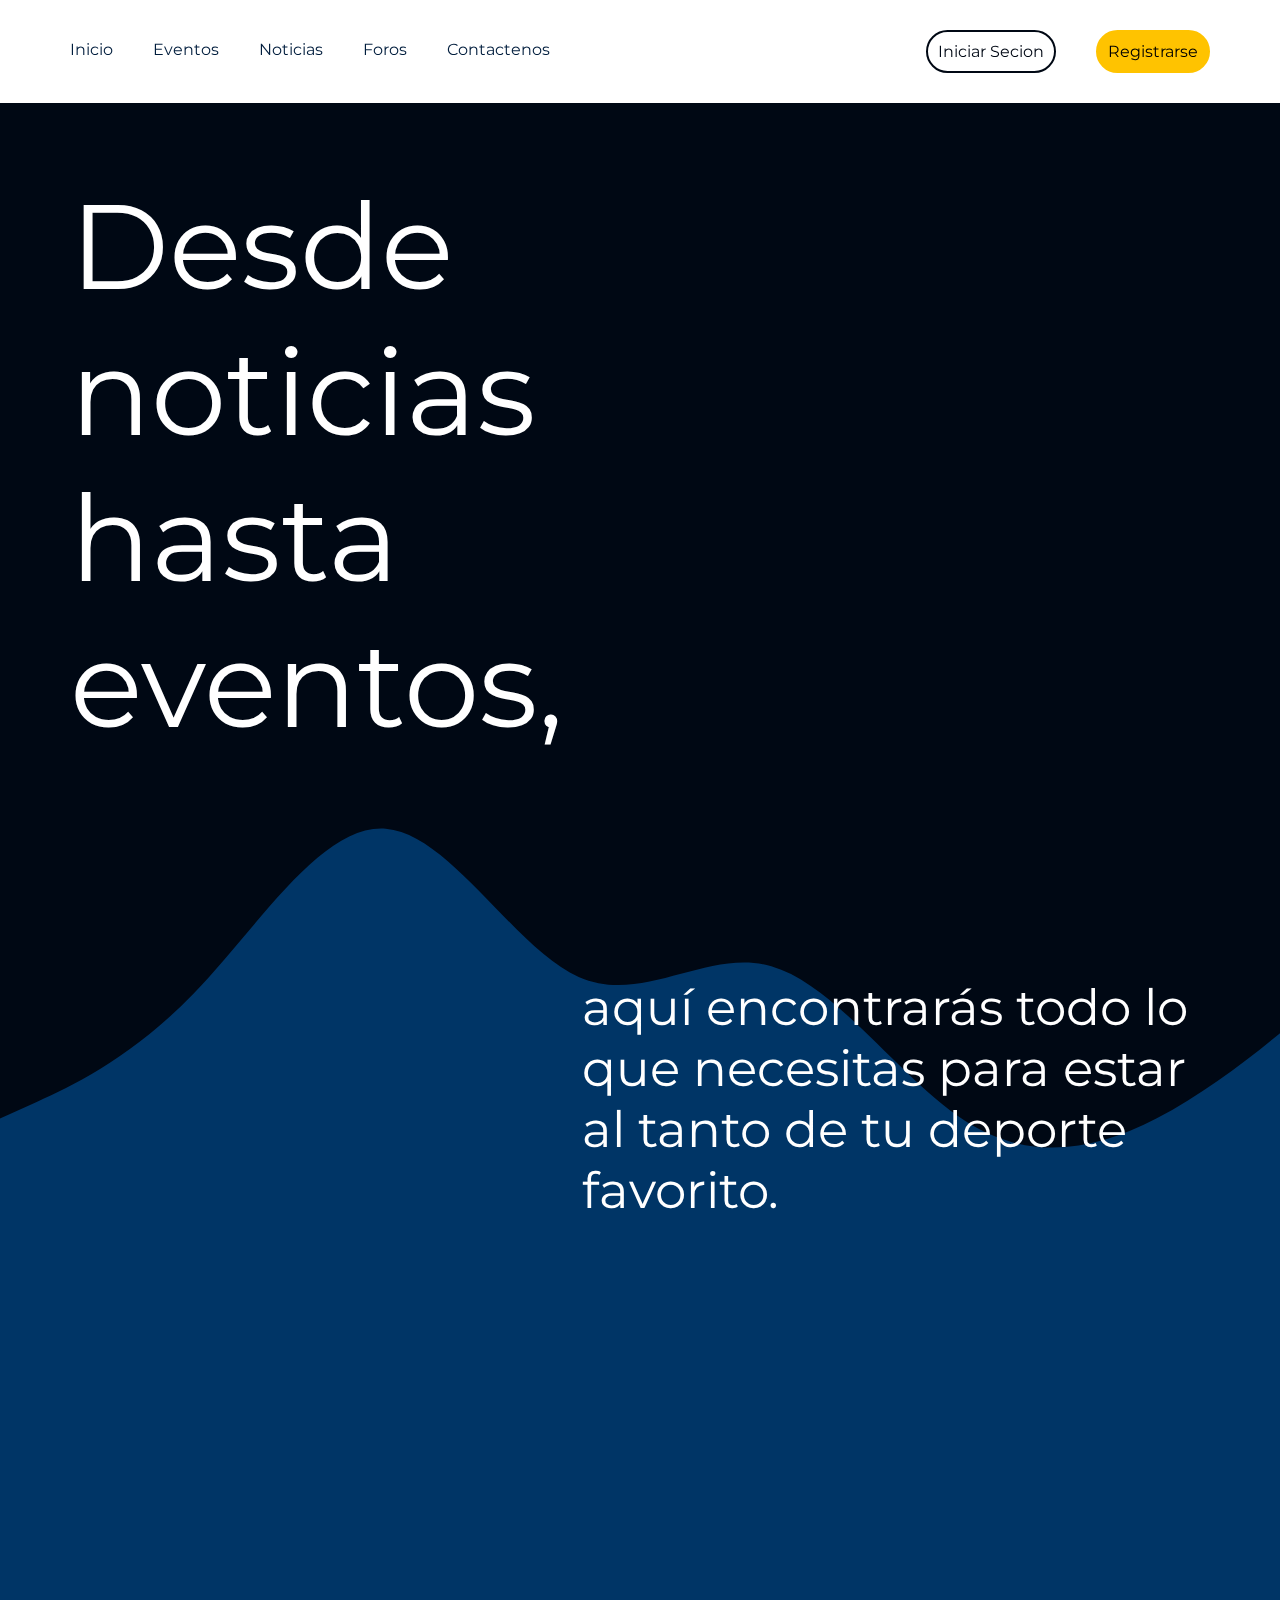
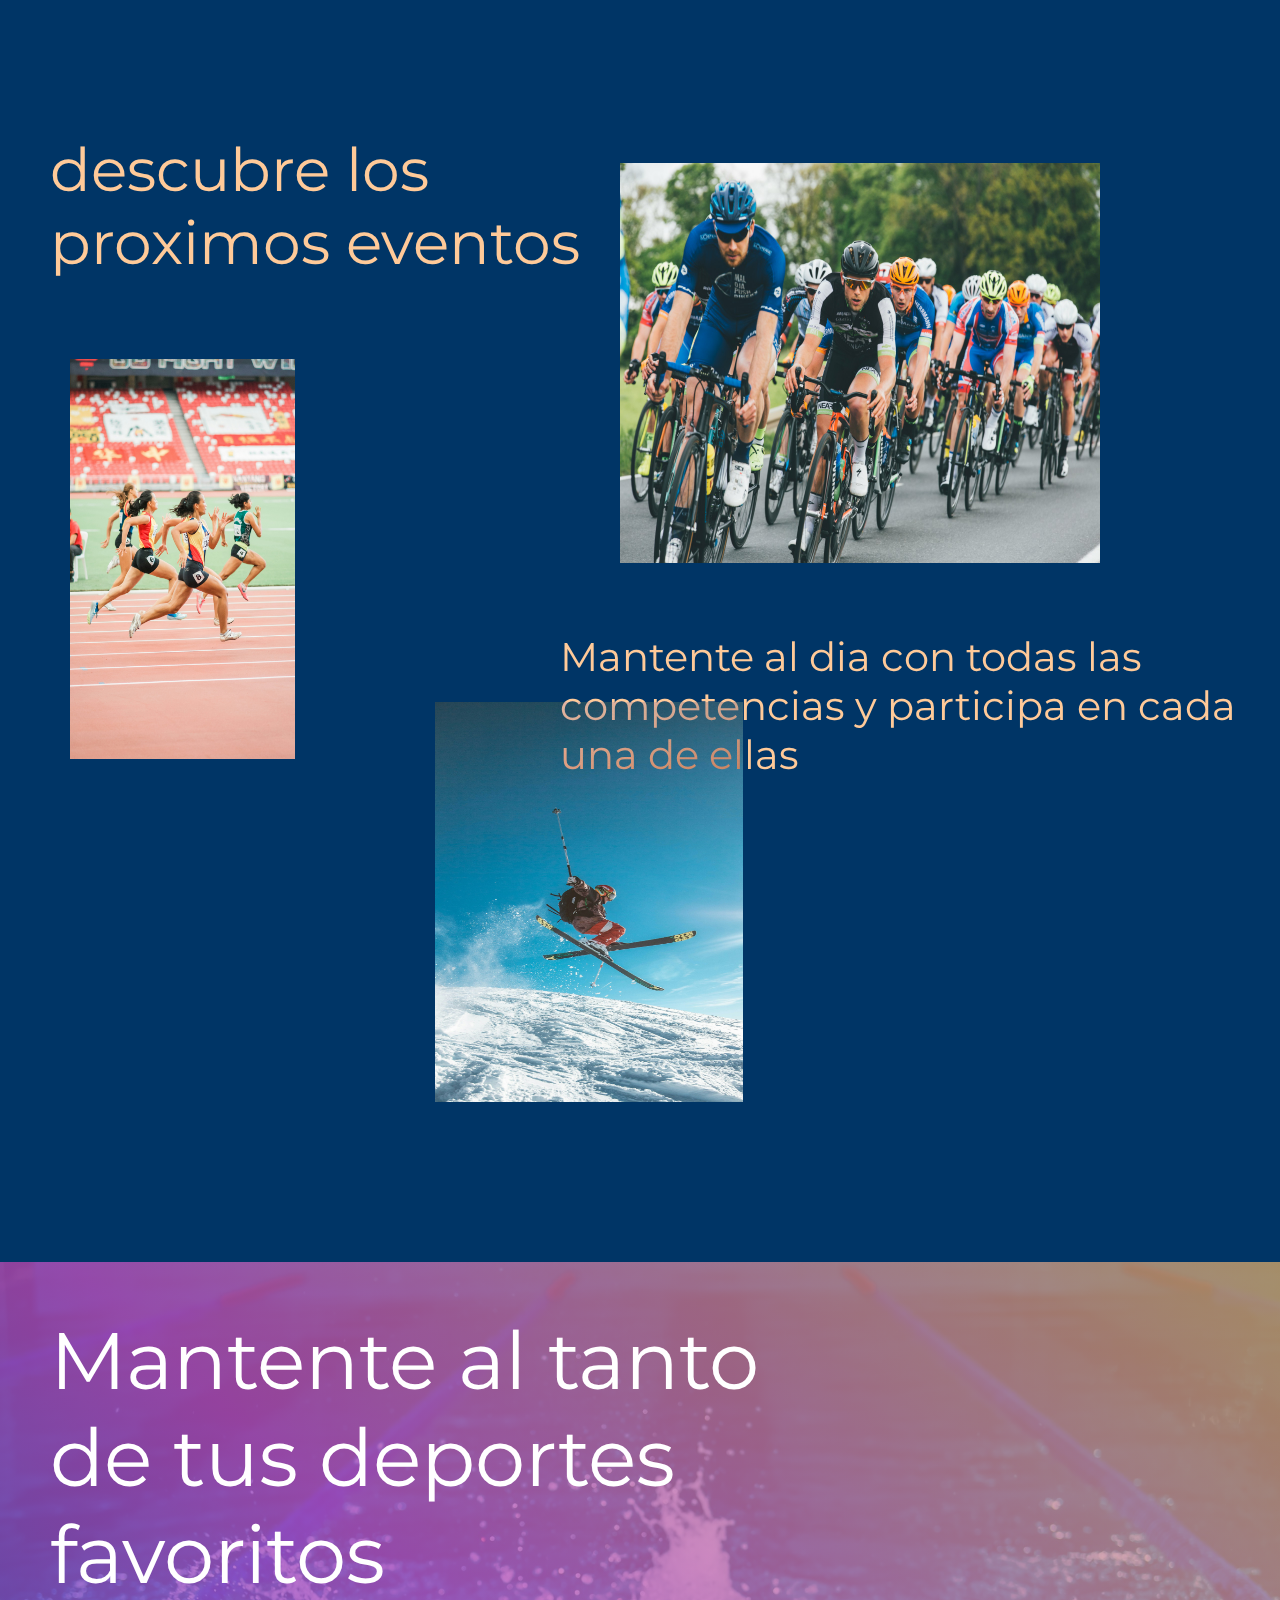
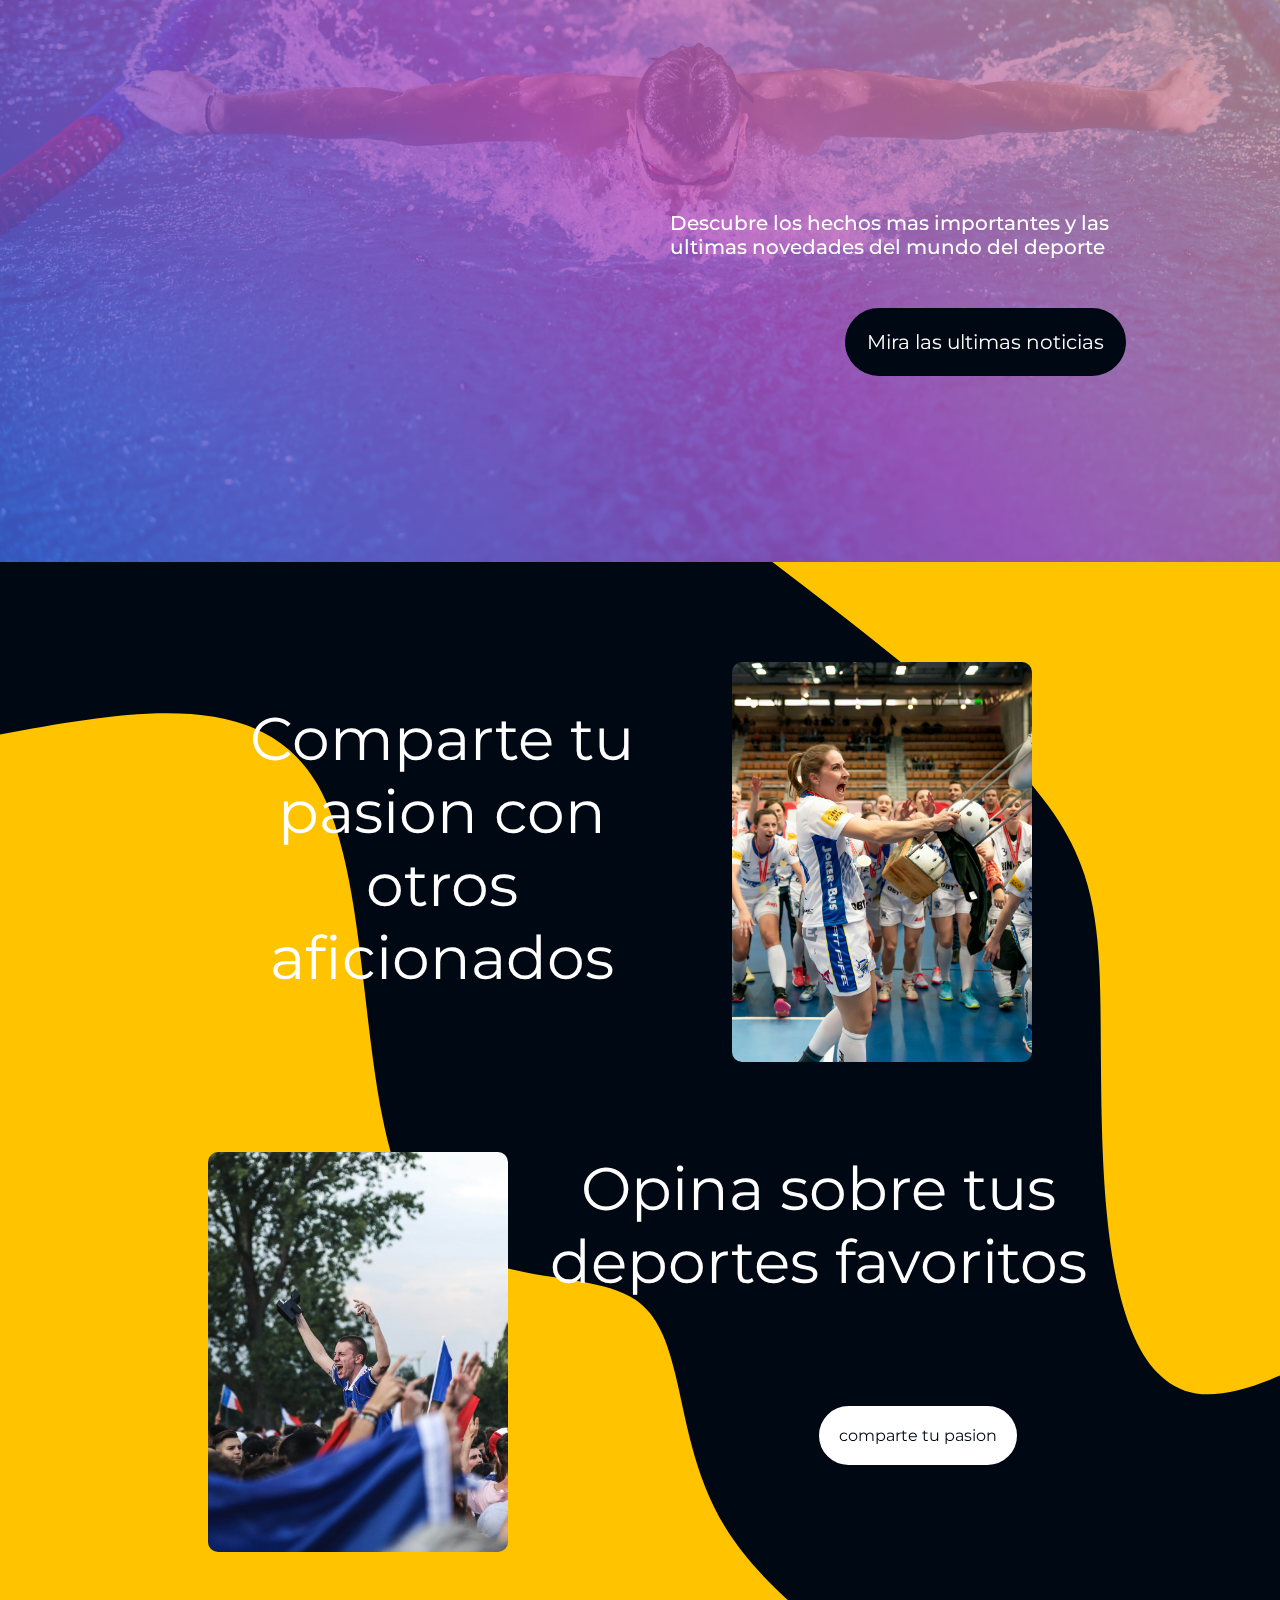
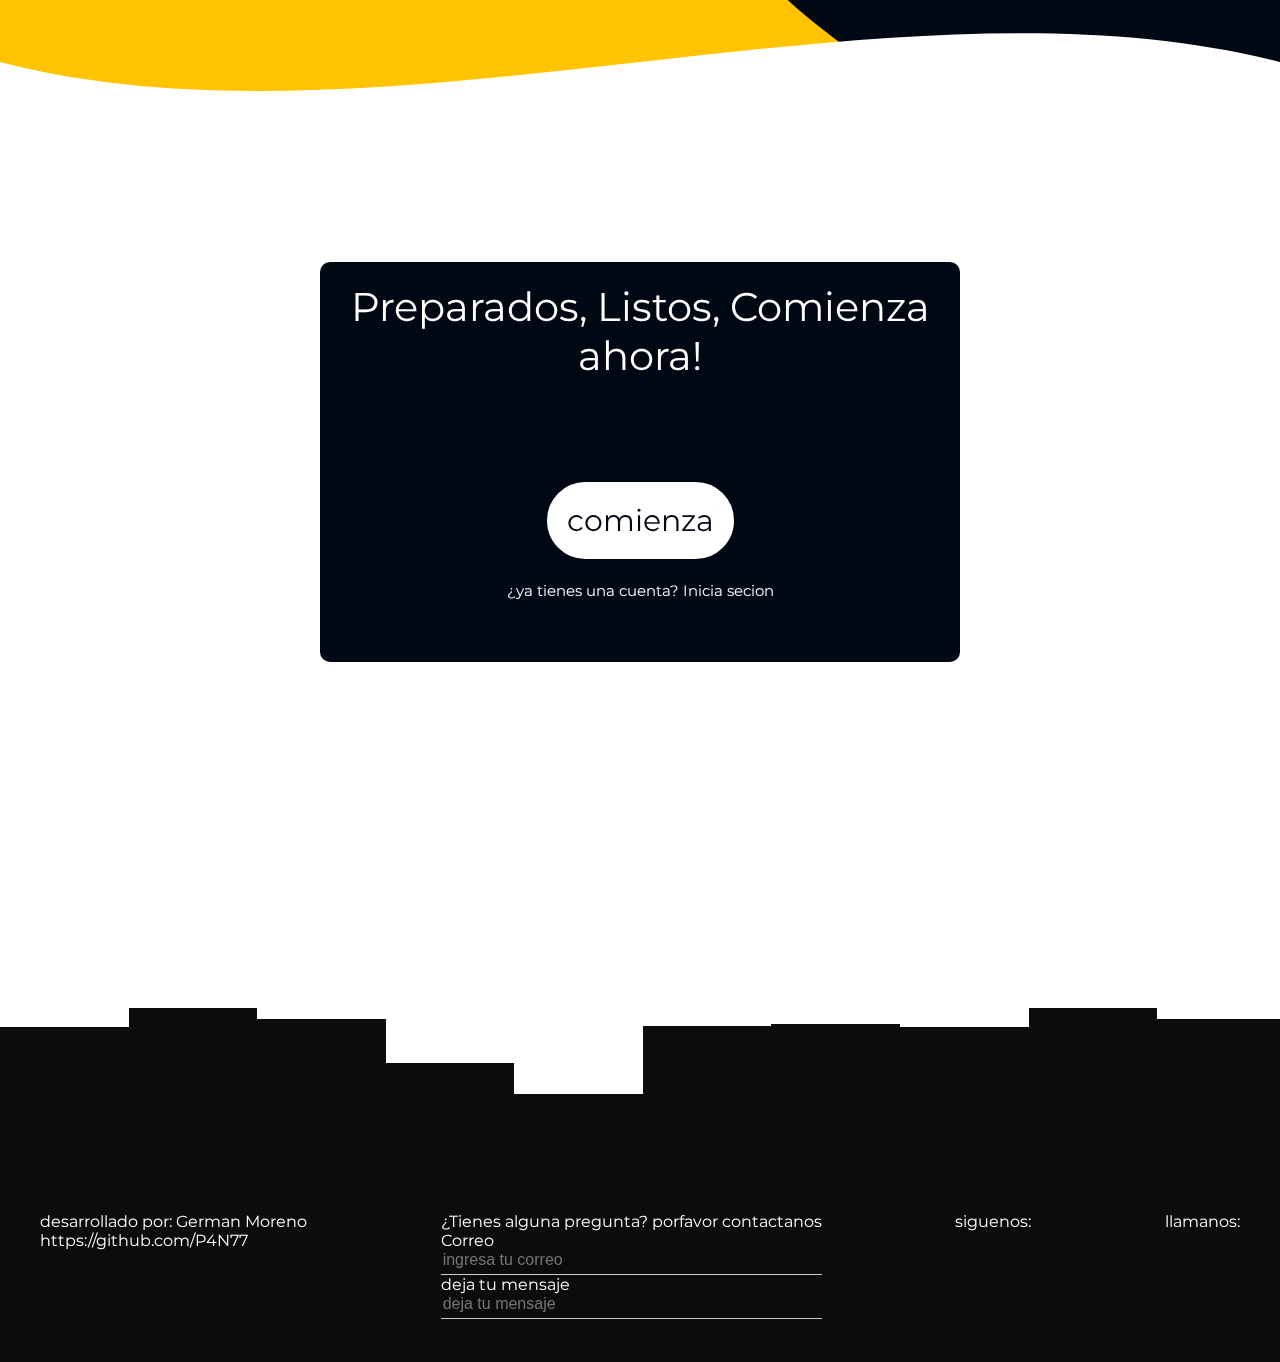
<file: index.html>
<!DOCTYPE html>
<html lang="en">

<head>
  <meta charset="UTF-8">
  <meta name="viewport" content="width=device-width, initial-scale=1.0">
  <link rel="stylesheet" href="/estilo.css">
  <title>Document</title>
</head>

<body>
  <!--encabezado-->
  <header class="encabezado">
    <nav>
      <ul>
        <div class="header_1">
          <li>
            <a class="navbar" href="index.html">Inicio</a>
          </li>
          <li>
            <a class="navbar" href="#eventos">Eventos</a>
          </li>
          <li>
            <a class="navbar" href="#noticias">Noticias</a>
          </li>
          <li>
            <a class="navbar" href="#foros">Foros</a>
          </li>
          <li>
            <a class="navbar" href="#footer">Contactenos</a>
          </li>
        </div>
        <div class="header_2">
          <li>
            <div class="boton_inicio">
              <a class="boton_inicio_rd" href="">Iniciar Secion</a>
            </div>
          </li>
          <li>
            <div class="boton_registro">Registrarse</div>
          </li>
        </div>
      </ul>
    </nav>
  </header>

  <section class="seccion_1">
    <div class="fondo_header">
      <p class="texto_seccion_1_1">Desde noticias hasta eventos, </p>
      <p class="texto_seccion_1_2">aquí encontrarás todo lo que necesitas para estar al tanto de tu deporte favorito.
      </p>
    </div>
  </section>

  <section id="eventos" class="seccion_2">
    <p class="texto_seccion_2_1"> descubre los proximos eventos</p>
    <div class="imagen_1">
      <img class="img1" src="/assets/images/imagen1.jpg" alt="">
    </div>
    <div class="imagen_2">
      <img class="img2" src="/assets/images/imagen2.jpg" alt="">
    </div>
    <p class="texto_seccion2_2">Mantente al dia con todas las competencias y participa en cada una de ellas</p>
    <div class="imagen_3">
      <img class="img3" src="/assets/images/imagen3.jpg" alt="">
    </div>
  </section>

  <section id="noticias" class="seccion_3">
    <div class="efecto_fondo">
      <p class="texto_seccion3_1">Mantente al tanto de tus deportes favoritos</p>
      <p class="texto_seccion3_2">Descubre los hechos mas importantes y las ultimas novedades del mundo del deporte</p>
      <br>
      <div class="boton_seccion_3">Mira las ultimas noticias</div>
    </div>


  </section>

  <section id="foros" class="seccion_4">
    <div class="seccion4_1">
      <p class="texto_seccion4_1">Comparte tu pasion con otros aficionados</p>
      <div class="imagen_seccion_4_1"></div>
    </div>
    <div class="seccion4_2">
      <p class="texto_seccion4_2">Opina sobre tus deportes favoritos</p>
      <div class="boton_seccion_4_2">comparte tu pasion</div>
      <div class="imagen_seccion_4_2"></div>
    </div>
  </section>
  <div class="wave" style="height: 150px; overflow: hidden;"><svg viewBox="0 0 500 150" preserveAspectRatio="none"
      style="height: 100%; width: 100%;">
      <path d="M0.00,50.10 C150.00,150.33 349.20,-50.10 500.00,50.10 L500.00,150.33 L0.00,150.33 Z"
        style="stroke: none; fill: white;"></path>
    </svg></div>
  <section class="seccion_5">
    <div class="iniciar">
      <p>Preparados, Listos, Comienza ahora!</p>
      <div class="boton_seccion5">comienza</div>
      <p class="inicia_secion">¿ya tienes una cuenta? Inicia secion</p>
    </div>
  </section>

  <footer id="footer" class="pie_pagina">
    <div class="info_footer">
      <div class="datos_dev">
        <p>desarrollado por: German Moreno</p>
        <p>https://github.com/P4N77</p>
      </div>

      <div class="info_contacto">
        <p>¿Tienes alguna pregunta? porfavor contactanos</p>
        <label for="email">Correo</label>
        <input class="correo" type="text" placeholder="ingresa tu correo"><br>
        <label for="mensaje">deja tu mensaje</label>
        <input class="mensaje" type="text" placeholder="deja tu mensaje">
      </div>

      <div class="redes">
        <p>siguenos:</p>
      </div>

      <div class="tel">
        <p>llamanos:</p>
      </div>



    </div>
  </footer>
</body>

</html>
</file>
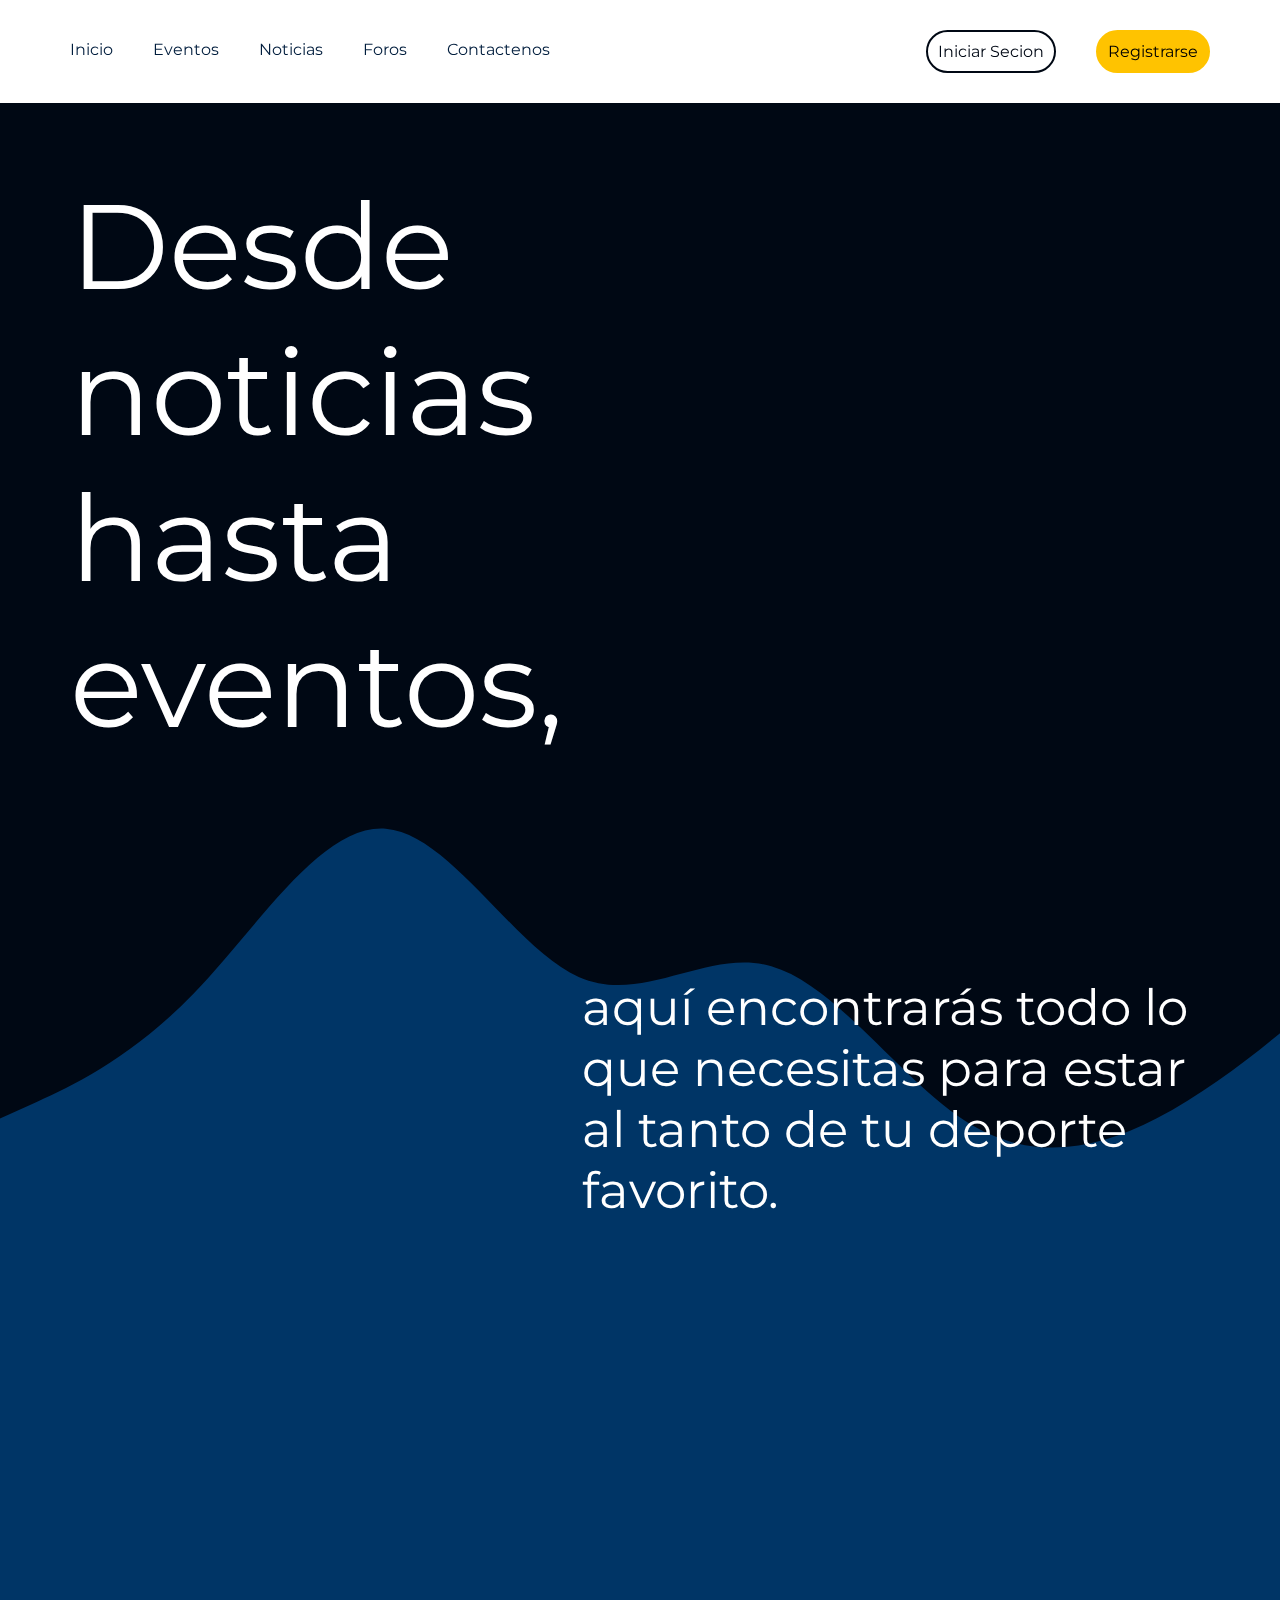
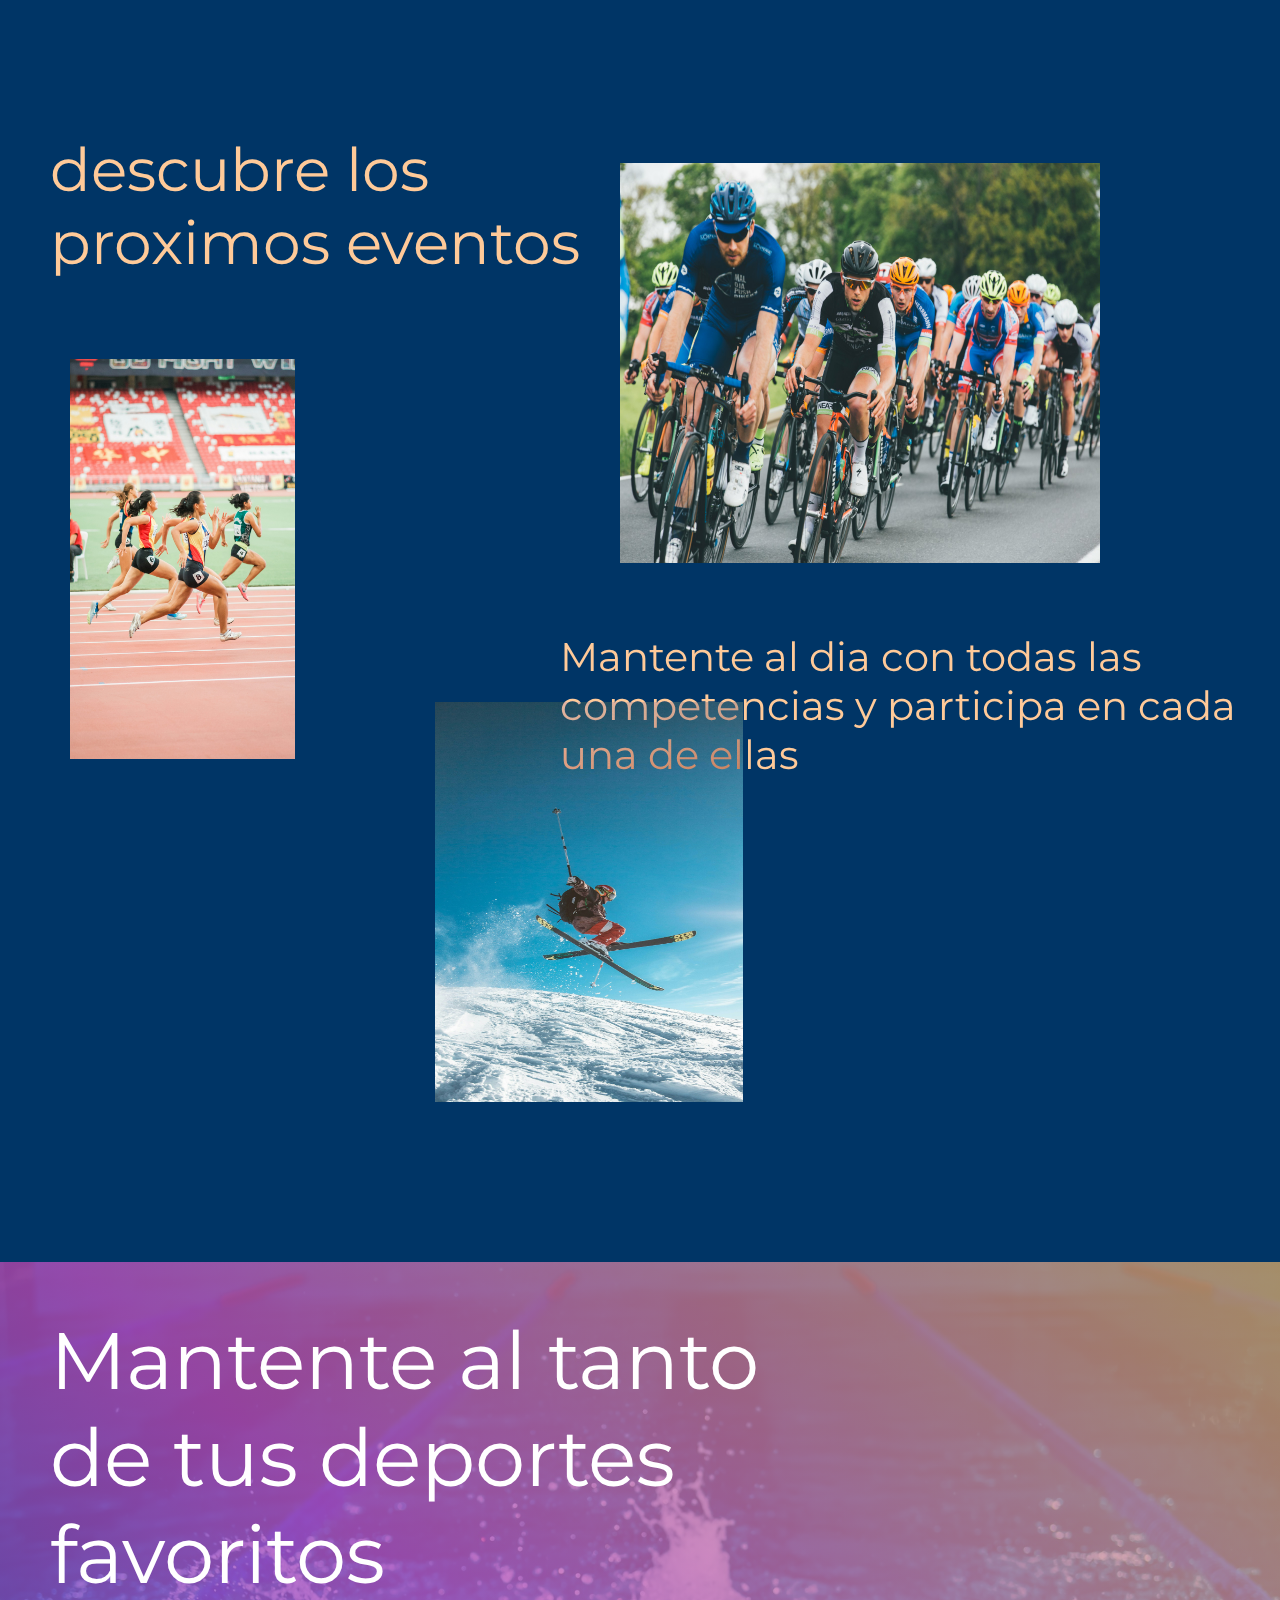
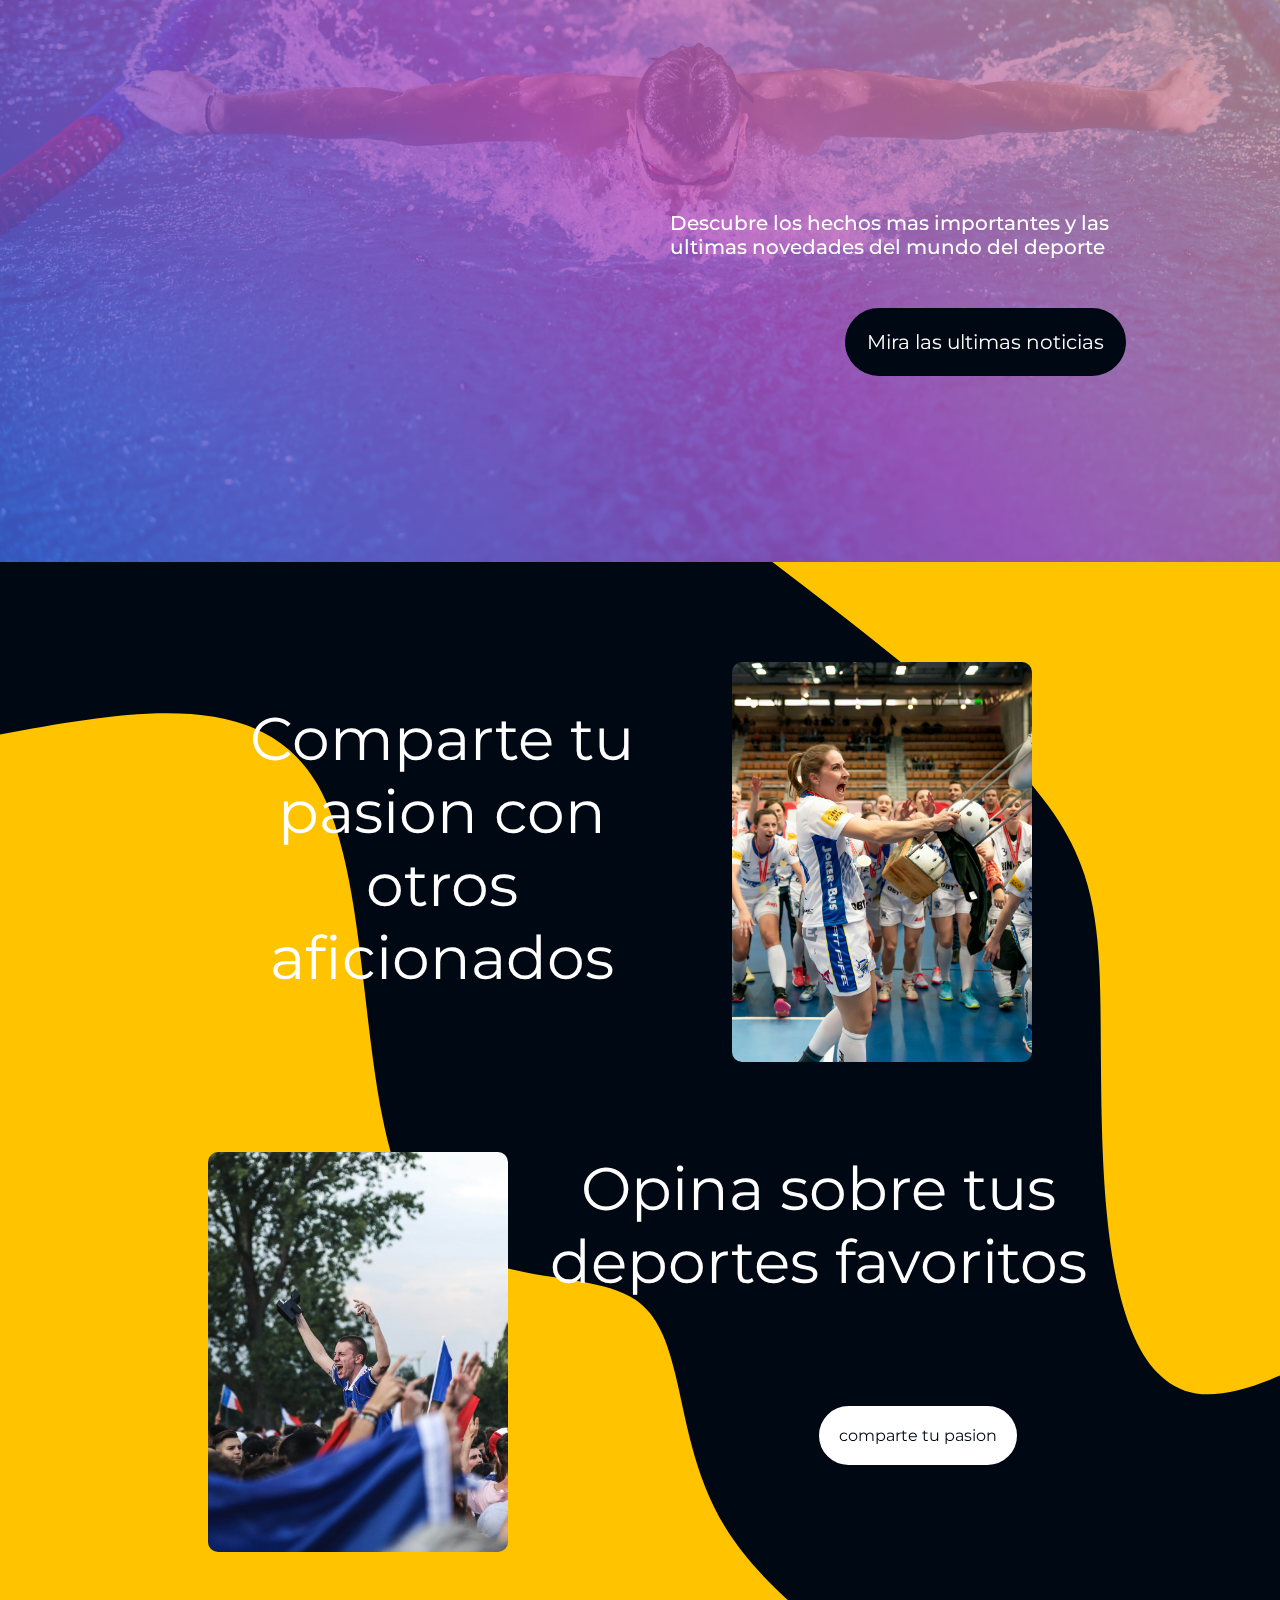
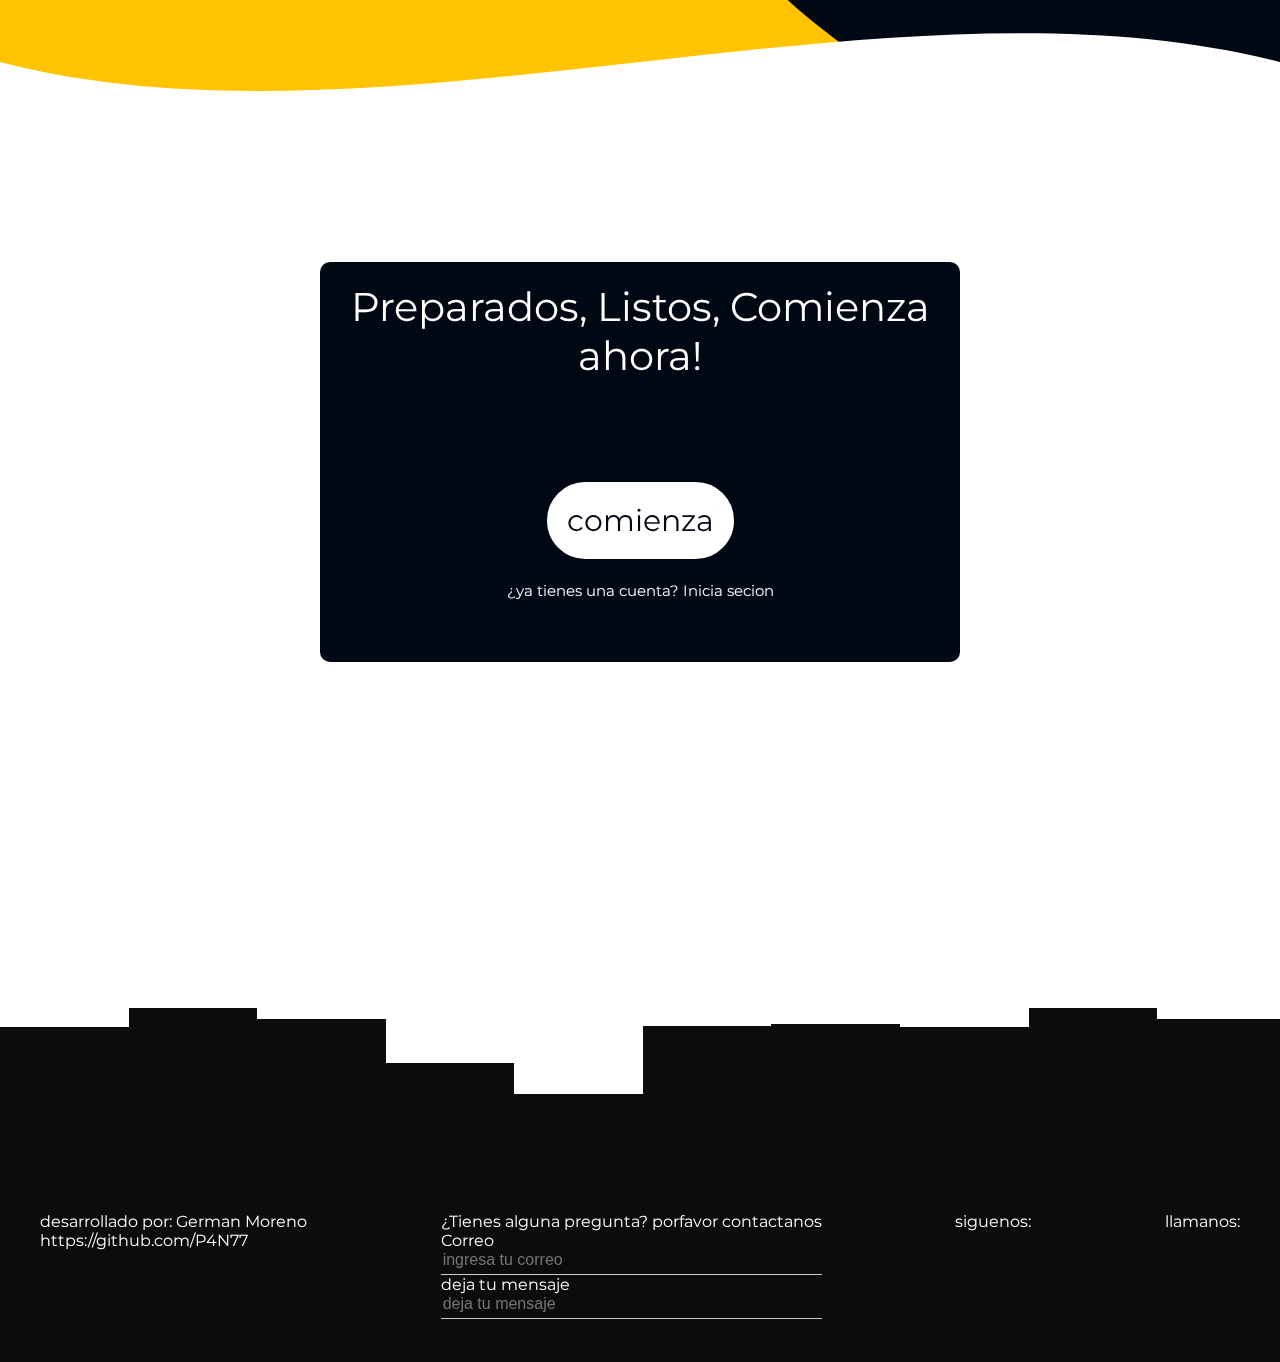
<file: pages/index.html>
<!DOCTYPE html>
<html lang="en">

<head>
  <meta charset="UTF-8">
  <meta name="viewport" content="width=device-width, initial-scale=1.0">
  <link rel="stylesheet" href="/styles/estilo.css">
  <title>Document</title>
</head>

<body>
  <!--encabezado-->
  <header class="encabezado">
    <nav>
      <ul>
        <div class="header_1">
          <li>
            <a class="navbar" href="index.html">Inicio</a>
          </li>
          <li>
            <a class="navbar" href="#eventos">Eventos</a>
          </li>
          <li>
            <a class="navbar" href="#noticias">Noticias</a>
          </li>
          <li>
            <a class="navbar" href="#foros">Foros</a>
          </li>
          <li>
            <a class="navbar" href="#footer">Contactenos</a>
          </li>
        </div>
        <div class="header_2">
          <li>
            <div class="boton_inicio">
              <a class="boton_inicio_rd" href="">Iniciar Secion</a>
            </div>
          </li>
          <li>
            <div class="boton_registro">Registrarse</div>
          </li>
        </div>
      </ul>
    </nav>
  </header>

  <section class="seccion_1">
    <div class="fondo_header">
      <p class="texto_seccion_1_1">Desde noticias hasta eventos, </p>
      <p class="texto_seccion_1_2">aquí encontrarás todo lo que necesitas para estar al tanto de tu deporte favorito.
      </p>
    </div>
  </section>

  <section id="eventos" class="seccion_2">
    <p class="texto_seccion_2_1"> descubre los proximos eventos</p>
    <div class="imagen_1">
      <img class="img1" src="/assets/images/imagen1.jpg" alt="">
    </div>
    <div class="imagen_2">
      <img class="img2" src="/assets/images/imagen2.jpg" alt="">
    </div>
    <p class="texto_seccion2_2">Mantente al dia con todas las competencias y participa en cada una de ellas</p>
    <div class="imagen_3">
      <img class="img3" src="/assets/images/imagen3.jpg" alt="">
    </div>
  </section>

  <section id="noticias" class="seccion_3">
    <div class="efecto_fondo">
      <p class="texto_seccion3_1">Mantente al tanto de tus deportes favoritos</p>
      <p class="texto_seccion3_2">Descubre los hechos mas importantes y las ultimas novedades del mundo del deporte</p>
      <br>
      <div class="boton_seccion_3">Mira las ultimas noticias</div>
    </div>


  </section>

  <section id="foros" class="seccion_4">
    <div class="seccion4_1">
      <p class="texto_seccion4_1">Comparte tu pasion con otros aficionados</p>
      <div class="imagen_seccion_4_1"></div>
    </div>
    <div class="seccion4_2">
      <p class="texto_seccion4_2">Opina sobre tus deportes favoritos</p>
      <div class="boton_seccion_4_2">comparte tu pasion</div>
      <div class="imagen_seccion_4_2"></div>
    </div>
  </section>
  <div class="wave" style="height: 150px; overflow: hidden;"><svg viewBox="0 0 500 150" preserveAspectRatio="none"
      style="height: 100%; width: 100%;">
      <path d="M0.00,50.10 C150.00,150.33 349.20,-50.10 500.00,50.10 L500.00,150.33 L0.00,150.33 Z"
        style="stroke: none; fill: white;"></path>
    </svg></div>
  <section class="seccion_5">
    <div class="iniciar">
      <p>Preparados, Listos, Comienza ahora!</p>
      <div class="boton_seccion5">comienza</div>
      <p class="inicia_secion">¿ya tienes una cuenta? Inicia secion</p>
    </div>
  </section>

  <footer id="footer" class="pie_pagina">
    <div class="info_footer">
      <div class="datos_dev">
        <p>desarrollado por: German Moreno</p>
        <p>https://github.com/P4N77</p>
      </div>

      <div class="info_contacto">
        <p>¿Tienes alguna pregunta? porfavor contactanos</p>
        <label for="email">Correo</label>
        <input class="correo" type="text" placeholder="ingresa tu correo"><br>
        <label for="mensaje">deja tu mensaje</label>
        <input class="mensaje" type="text" placeholder="deja tu mensaje">
      </div>

      <div class="redes">
        <p>siguenos:</p>
      </div>

      <div class="tel">
        <p>llamanos:</p>
      </div>



    </div>
  </footer>
</body>

</html>
</file>
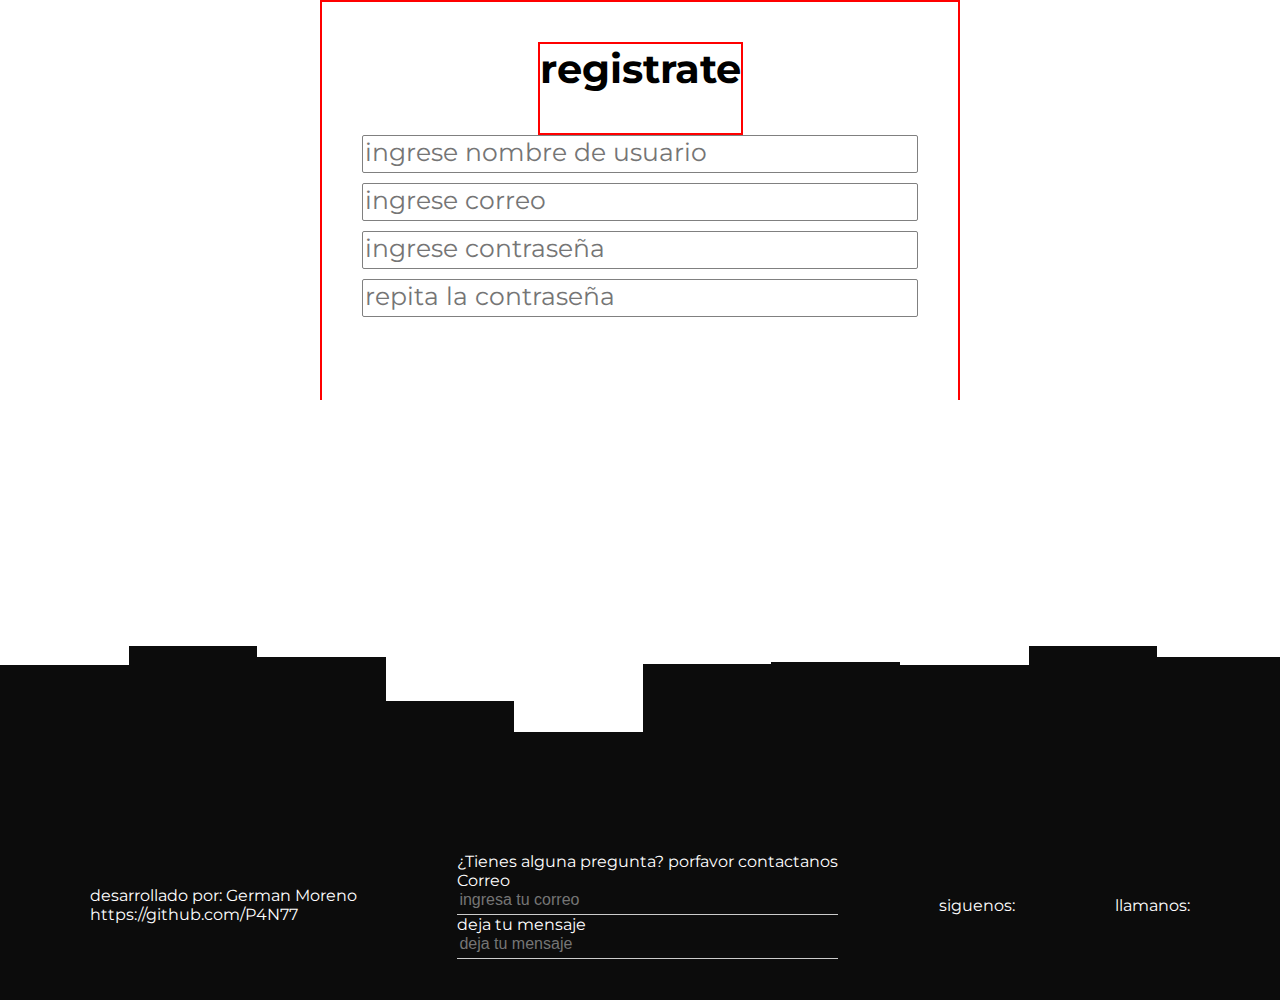
<file: pages/registro.html>
<!DOCTYPE html>
<html lang="en">
<head>
    <meta charset="UTF-8">
    <meta name="viewport" content="width=device-width, initial-scale=1.0">
    <link rel="stylesheet" href="/pages/estilo_registro.css">
    <title>Document</title>
</head>
<body>
    <section class="formulario_registro">
        <p class="texto_registro">registrate</p>
        <form action="formulario">
            <input class="inputs" type="text" placeholder="ingrese nombre de usuario">
            <input class="inputs" type="email" placeholder="ingrese correo">
            <input class="inputs" type="password" placeholder="ingrese contraseña">
            <input class="inputs" type="password" placeholder="repita la contraseña">
        </form>
    </section>
    <footer id="footer" class="pie_pagina">
        <div class="info_footer">
          <div class="datos_dev">
            <p>desarrollado por: German Moreno</p>
            <p>https://github.com/P4N77</p>
          </div>

        <div class="info_contacto">
          <p>¿Tienes alguna pregunta? porfavor contactanos</p>
          <label for="email">Correo</label>
          <input class="correo" type="text" placeholder="ingresa tu correo"><br>
          <label for="mensaje">deja tu mensaje</label>
          <input class="mensaje" type="text" placeholder="deja tu mensaje">
        </div>

        <div class="redes">
          <p>siguenos:</p>
        </div>

        <div class="tel">
          <p>llamanos:</p>
        </div>

         
          
        </div>
    </footer>
</body>
</html>
</file>
<file: estilo.css>
@import url("https://fonts.googleapis.com/css2?family=Montserrat:ital,wght@0,100..900;1,100..900&family=Poppins:wght@200;300;400;600&family=Raleway:wght@100..900&display=swap");

* {
  box-sizing: border-box;
  margin: 0;
}
html {
  scroll-behavior: smooth;
}
body {
  font-family: "Montserrat", sans-serif;
  background-color: #003566;
}

header {
  padding: 30px;
  background-color: white;
}

ul {
  display: flex;
  justify-content: space-between;
  list-style-type: none;
}

.navbar {
  text-decoration: none;
  color: var(--color-azul-rey);
}

nav ul li a {
  position: relative;
}

nav ul li a::after {
  content: "";
  display: block;
  width: 0;
  height: 2px;
  background-color: rgb(28, 28, 28);
  position: absolute;
  bottom: -5px;
  left: 0;
  transition: width 0.3s;
}

nav ul li a:hover::after {
  width: 100%;
}

.header_1 {
  display: flex;
  gap: 40px;
  padding-top: 10px;
}

.header_2 {
  display: flex;
  gap: 40px;
  margin-right: 40px;
}

.boton_inicio {
  border: 2px solid var(--color-azul-oscuro);
  padding: 10px;
  border-radius: 50px;
  transition: 0.3s;
}
.boton_inicio_rd {
  text-decoration: none;
  color: #000814;
}
.boton_inicio_rd:hover {
  position: relative;
  color: white;
}

.boton_inicio:hover {
  background-color: var(--color-azul-oscuro);
  color: white;
  cursor: pointer;
  transition: 0.3s;
}

.boton_registro {
  border: 2px solid var(--color-naranja);
  background-color: var(--color-naranja);
  padding: 10px;
  border-radius: 50px;
  transition: 0.3s;
}

.boton_registro:hover {
  background-color: white;
  cursor: pointer;
  transition: 0.3s;
}

.seccion_1 {
  background-image: url(/assets/other/waves_header.svg);
  height: 1500px;
  background-repeat: no-repeat;
  background-size: cover;
  color: white;
}

.texto_seccion_1_1 {
  font-size: 120px;
  padding: 70px;
  width: 60%;
}

.texto_seccion_1_2 {
  margin-top: 5rem;
  font-size: 50px;
  padding: 70px;
  width: 60%;
  float: right;
}

.imagen_1 {
  width: 80%;
  height: 400px;
  grid-area: imagen1;
  margin: 40px;
  margin-left: -40px;
  transition: 0.3s;
  margin-top: 40px;
}

.imagen_1:hover {
  width: 83%;
  transition: 0.3s;
}

.img1 {
  width: 100%;
  height: 100%;
}

.imagen_2 {
  width: 100%;
  height: 400px;
  grid-area: imagen2;
  margin: 20px;
  margin-top: 80px;
  transition: 0.3s;
}

.imagen_2:hover {
  transition: 0.3s;
  width: 103%;
}

.img2 {
  width: 100%;
  height: 100%;
}

.imagen_3 {
  width: 80%;
  height: 400px;
  grid-area: imagen3;
  margin: 40px;
  margin-left: 160px;
  transition: 0.3s;
  z-index: 1;
}

.imagen_3:hover {
  width: 83%;
  transition: 0.3s;
}

.img3 {
  width: 100%;
  height: 100%;
}

.seccion_2 {
  padding: 20px;
  margin-top: 100px;
  display: grid;
  grid-template-areas:
    "texto1 texto1 imagen1"
    "imagen2 . imagen1"
    "imagen2 imagen3 texto2"
    ". imagen3 .";
  color: white;
  margin-left: 30px;
}

.texto_seccion_2_1 {
  margin-top: 10px;
  grid-area: texto1;
  font-size: 60px;
  width: 100%;
  mix-blend-mode: difference;
}

.texto_seccion2_2 {
  grid-area: texto2;
  width: 700px;
  z-index: 2;
  margin-left: -100px;
  font-size: 40px;
  margin-top: -30px;
  mix-blend-mode: difference;
}

.seccion_3 {
  margin-top: 100px;
  background-image: url(/assets/images/fondo_seccion3.jpg);
  background-size: cover;
  height: 900px;
  background-position: center;
}

.efecto_fondo {
  background-color: #4159d055;
  background-image: linear-gradient(
    43deg,
    #4159d0b3 0%,
    #c850c0b4 46%,
    #ffcd709c 100%
  );
  height: 100%;
  z-index: 1;
}

.texto_seccion3_1 {
  color: white;
  font-size: 80px;
  z-index: 2;
  width: 70%;
  padding: 50px;
}

.texto_seccion3_2 {
  color: white;
  font-size: 20px;
  font-weight: 500;
  padding: 30px;
  width: 40%;
  margin-left: 50%;
  margin-top: 10%;
}

.boton_seccion_3 {
  border: 2px solid var(--color-azul-oscuro);
  width: fit-content;
  font-size: 20px;
  padding: 20px;
  float: right;
  margin-right: 12%;
  border-radius: 50px;
  background-color: var(--color-azul-oscuro);
  color: white;
  transition: 0.3s;
}

.boton_seccion_3:hover {
  background-color: white;
  border: 2px solid var(--color-azul-oscuro);
  color: var(--color-azul-oscuro);
  transition: 0.3s;
}

.seccion_4 {
  background-image: url(/assets/other/waves_seccion4.svg);
  background-size: cover;
  background-repeat: no-repeat;
  height: 1200px;
  color: white;
}

.imagen_seccion_4_1 {
  background-image: url(/assets/images/imagen4.jpg);
  height: 400px;
  background-size: cover;
  grid-area: imagen;
  width: 300px;
  background-position: center;
  margin-right: 13rem;
  border-radius: 10px;
}

.wave {
  margin-top: -150px;
}

.imagen_seccion_4_2 {
  margin-top: 50px;
  background-image: url(/assets/images/imagen5.jpg);
  height: 400px;
  background-size: cover;
  grid-area: imagen_4;
  width: 300px;
  margin-left: 13rem;
  border-radius: 10px;
}

.seccion4_1 {
  display: grid;
  grid-template-areas:
    "texto imagen"
    "boton imagen";
  padding: 40px;
  padding-top: 100px;
}

.texto_seccion4_1 {
  grid-area: texto;
  font-size: 60px;
  width: 70%;
  padding: 40px;
  margin-left: 10rem;
  text-align: center;
}

.boton_seccion_4_1 {
  grid-area: boton;
  width: 50%;
  margin-left: 10rem;
}

.seccion4_2 {
  display: grid;
  grid-template-areas:
    "imagen_4 texto_4"
    "imagen_4 boton_4";
}

.texto_seccion4_2 {
  margin-top: 50px;
  grid-area: texto_4;
  font-size: 60px;
  width: 70%;
  margin-left: 40px;
  text-align: center;
}

.boton_seccion_4_2 {
  grid-area: boton_4;
  margin-left: 40%;
  width: fit-content;
  border: 2px solid var(--color-azul-oscuro);
  margin-bottom: -20px;
  height: fit-content;
  padding: 20px;
  border-radius: 50px;
  background-color: white;
  color: var(--color-azul-oscuro);
}

.seccion_5 {
  background-color: white;
  padding-bottom: 200px;
  padding-top: 100px;
}

.iniciar {
  font-size: 40px;
  text-align: center;
  border-radius: 10px;
  width: 50%;
  height: 400px;
  margin: auto;
  padding: 20px;
  background-color: var(--color-azul-oscuro);
  color: white;
}

.boton_seccion5 {
  border: 2px solid red;
  width: fit-content;
  margin: auto;
  padding: 20px;
  border: #000814 2px solid;
  border-radius: 50px;
  background-color: white;
  color: var(--color-azul-oscuro);
  font-size: 30px;
  margin-top: 100px;
}

.inicia_secion {
  margin-top: 20px;
  font-size: 15px;
}

footer {
  height: 600px;
  background-color: white;
  margin-top: -100px;
}

.info_footer {
  background-image: url(/assets/other/waves_footer.svg);
  height: 600px;
  display: flex;
  justify-content: space-between;
  color: white;
  padding: 40px;
  padding-top: 450px;
}

.correo {
  background-color: transparent;
  color: white;
  border: none;
  border-bottom: 1px solid #ccc;
  outline: none;
  font-size: 16px;
  padding-bottom: 5px;
  width: 100%;
}
.correo:focus {
  border-bottom: 2px solid #f9f9f9;
}

.mensaje {
  background-color: transparent;
  color: white;
  border: none;
  border-bottom: 1px solid #ccc;
  outline: none;
  font-size: 16px;
  padding-bottom: 5px;
  width: 100%;
}
.mensaje:focus {
  border-bottom: 2px solid #f9f9f9;
}

:root {
  --color-azul-oscuro: #000814;
  --color-azul-rey: #001d3d;
  --color-naranja: #ffc300;
  --color-amarillo: #ffd60a;
}
</file>
<file: styles/estilo.css>
@import url("https://fonts.googleapis.com/css2?family=Montserrat:ital,wght@0,100..900;1,100..900&family=Poppins:wght@200;300;400;600&family=Raleway:wght@100..900&display=swap");

* {
  box-sizing: border-box;
  margin: 0;
}
html {
  scroll-behavior: smooth;
}
body {
  font-family: "Montserrat", sans-serif;
  background-color: #003566;
}

header {
  padding: 30px;
  background-color: white;
}

ul {
  display: flex;
  justify-content: space-between;
  list-style-type: none;
}

.navbar {
  text-decoration: none;
  color: var(--color-azul-rey);
}

nav ul li a {
  position: relative;
}

nav ul li a::after {
  content: "";
  display: block;
  width: 0;
  height: 2px;
  background-color: rgb(28, 28, 28);
  position: absolute;
  bottom: -5px;
  left: 0;
  transition: width 0.3s;
}

nav ul li a:hover::after {
  width: 100%;
}

.header_1 {
  display: flex;
  gap: 40px;
  padding-top: 10px;
}

.header_2 {
  display: flex;
  gap: 40px;
  margin-right: 40px;
}

.boton_inicio {
  border: 2px solid var(--color-azul-oscuro);
  padding: 10px;
  border-radius: 50px;
  transition: 0.3s;
}
.boton_inicio_rd {
  text-decoration: none;
  color: #000814;
}
.boton_inicio_rd:hover {
  position: relative;
  color: white;
}

.boton_inicio:hover {
  background-color: var(--color-azul-oscuro);
  color: white;
  cursor: pointer;
  transition: 0.3s;
}

.boton_registro {
  border: 2px solid var(--color-naranja);
  background-color: var(--color-naranja);
  padding: 10px;
  border-radius: 50px;
  transition: 0.3s;
}

.boton_registro:hover {
  background-color: white;
  cursor: pointer;
  transition: 0.3s;
}

.seccion_1 {
  background-image: url(/assets/other/waves_header.svg);
  height: 1500px;
  background-repeat: no-repeat;
  background-size: cover;
  color: white;
}

.texto_seccion_1_1 {
  font-size: 120px;
  padding: 70px;
  width: 60%;
}

.texto_seccion_1_2 {
  margin-top: 5rem;
  font-size: 50px;
  padding: 70px;
  width: 60%;
  float: right;
}

.imagen_1 {
  width: 80%;
  height: 400px;
  grid-area: imagen1;
  margin: 40px;
  margin-left: -40px;
  transition: 0.3s;
  margin-top: 40px;
}

.imagen_1:hover {
  width: 83%;
  transition: 0.3s;
}

.img1 {
  width: 100%;
  height: 100%;
}

.imagen_2 {
  width: 100%;
  height: 400px;
  grid-area: imagen2;
  margin: 20px;
  margin-top: 80px;
  transition: 0.3s;
}

.imagen_2:hover {
  transition: 0.3s;
  width: 103%;
}

.img2 {
  width: 100%;
  height: 100%;
}

.imagen_3 {
  width: 80%;
  height: 400px;
  grid-area: imagen3;
  margin: 40px;
  margin-left: 160px;
  transition: 0.3s;
  z-index: 1;
}

.imagen_3:hover {
  width: 83%;
  transition: 0.3s;
}

.img3 {
  width: 100%;
  height: 100%;
}

.seccion_2 {
  padding: 20px;
  margin-top: 100px;
  display: grid;
  grid-template-areas:
    "texto1 texto1 imagen1"
    "imagen2 . imagen1"
    "imagen2 imagen3 texto2"
    ". imagen3 .";
  color: white;
  margin-left: 30px;
}

.texto_seccion_2_1 {
  margin-top: 10px;
  grid-area: texto1;
  font-size: 60px;
  width: 100%;
  mix-blend-mode: difference;
}

.texto_seccion2_2 {
  grid-area: texto2;
  width: 700px;
  z-index: 2;
  margin-left: -100px;
  font-size: 40px;
  margin-top: -30px;
  mix-blend-mode: difference;
}

.seccion_3 {
  margin-top: 100px;
  background-image: url(/assets/images/fondo_seccion3.jpg);
  background-size: cover;
  height: 900px;
  background-position: center;
}

.efecto_fondo {
  background-color: #4159d055;
  background-image: linear-gradient(
    43deg,
    #4159d0b3 0%,
    #c850c0b4 46%,
    #ffcd709c 100%
  );
  height: 100%;
  z-index: 1;
}

.texto_seccion3_1 {
  color: white;
  font-size: 80px;
  z-index: 2;
  width: 70%;
  padding: 50px;
}

.texto_seccion3_2 {
  color: white;
  font-size: 20px;
  font-weight: 500;
  padding: 30px;
  width: 40%;
  margin-left: 50%;
  margin-top: 10%;
}

.boton_seccion_3 {
  border: 2px solid var(--color-azul-oscuro);
  width: fit-content;
  font-size: 20px;
  padding: 20px;
  float: right;
  margin-right: 12%;
  border-radius: 50px;
  background-color: var(--color-azul-oscuro);
  color: white;
  transition: 0.3s;
}

.boton_seccion_3:hover {
  background-color: white;
  border: 2px solid var(--color-azul-oscuro);
  color: var(--color-azul-oscuro);
  transition: 0.3s;
}

.seccion_4 {
  background-image: url(/assets/other/waves_seccion4.svg);
  background-size: cover;
  background-repeat: no-repeat;
  height: 1200px;
  color: white;
}

.imagen_seccion_4_1 {
  background-image: url(/assets/images/imagen4.jpg);
  height: 400px;
  background-size: cover;
  grid-area: imagen;
  width: 300px;
  background-position: center;
  margin-right: 13rem;
  border-radius: 10px;
}

.wave {
  margin-top: -150px;
}

.imagen_seccion_4_2 {
  margin-top: 50px;
  background-image: url(/assets/images/imagen5.jpg);
  height: 400px;
  background-size: cover;
  grid-area: imagen_4;
  width: 300px;
  margin-left: 13rem;
  border-radius: 10px;
}

.seccion4_1 {
  display: grid;
  grid-template-areas:
    "texto imagen"
    "boton imagen";
  padding: 40px;
  padding-top: 100px;
}

.texto_seccion4_1 {
  grid-area: texto;
  font-size: 60px;
  width: 70%;
  padding: 40px;
  margin-left: 10rem;
  text-align: center;
}

.boton_seccion_4_1 {
  grid-area: boton;
  width: 50%;
  margin-left: 10rem;
}

.seccion4_2 {
  display: grid;
  grid-template-areas:
    "imagen_4 texto_4"
    "imagen_4 boton_4";
}

.texto_seccion4_2 {
  margin-top: 50px;
  grid-area: texto_4;
  font-size: 60px;
  width: 70%;
  margin-left: 40px;
  text-align: center;
}

.boton_seccion_4_2 {
  grid-area: boton_4;
  margin-left: 40%;
  width: fit-content;
  border: 2px solid var(--color-azul-oscuro);
  margin-bottom: -20px;
  height: fit-content;
  padding: 20px;
  border-radius: 50px;
  background-color: white;
  color: var(--color-azul-oscuro);
}

.seccion_5 {
  background-color: white;
  padding-bottom: 200px;
  padding-top: 100px;
}

.iniciar {
  font-size: 40px;
  text-align: center;
  border-radius: 10px;
  width: 50%;
  height: 400px;
  margin: auto;
  padding: 20px;
  background-color: var(--color-azul-oscuro);
  color: white;
}

.boton_seccion5 {
  border: 2px solid red;
  width: fit-content;
  margin: auto;
  padding: 20px;
  border: #000814 2px solid;
  border-radius: 50px;
  background-color: white;
  color: var(--color-azul-oscuro);
  font-size: 30px;
  margin-top: 100px;
}

.inicia_secion {
  margin-top: 20px;
  font-size: 15px;
}

footer {
  height: 600px;
  background-color: white;
  margin-top: -100px;
}

.info_footer {
  background-image: url(/assets/other/waves_footer.svg);
  height: 600px;
  display: flex;
  justify-content: space-between;
  color: white;
  padding: 40px;
  padding-top: 450px;
}

.correo {
  background-color: transparent;
  color: white;
  border: none;
  border-bottom: 1px solid #ccc;
  outline: none;
  font-size: 16px;
  padding-bottom: 5px;
  width: 100%;
}
.correo:focus {
  border-bottom: 2px solid #f9f9f9;
}

.mensaje {
  background-color: transparent;
  color: white;
  border: none;
  border-bottom: 1px solid #ccc;
  outline: none;
  font-size: 16px;
  padding-bottom: 5px;
  width: 100%;
}
.mensaje:focus {
  border-bottom: 2px solid #f9f9f9;
}

:root {
  --color-azul-oscuro: #000814;
  --color-azul-rey: #001d3d;
  --color-naranja: #ffc300;
  --color-amarillo: #ffd60a;
}
</file>
<file: pages/estilo_registro.css>
@import url('https://fonts.googleapis.com/css2?family=Montserrat:ital,wght@0,100..900;1,100..900&family=Poppins:wght@200;300;400;600&family=Raleway:wght@100..900&display=swap');

body{
    font-family: "Montserrat", sans-serif;
}

*{
    box-sizing: border-box;
    margin: auto;
}

.formulario_registro{
    border: 2px solid red;
    height: 500px;
    width: 50%;
    padding: 40px;
}

footer{
    height: 600px;
    background-color: white;
    margin-top: -100px;
}

.info_footer{
    background-image:url(/assets/other/waves_footer.svg);
    height: 600px;
    display: flex;
    justify-content: space-between;
    color: white;
    padding: 40px;
    padding-top: 450px;
}

.correo {
    background-color: transparent;
    color: white;
    border: none;
    border-bottom: 1px solid #ccc;
    outline: none; 
    font-size: 16px; 
    padding-bottom: 5px;
    width: 100%; 
}
.correo:focus {
     border-bottom: 2px solid #f9f9f9;
}

.inputs {
    background-color: transparent;
    color: rgb(32, 32, 32);
    border: 1px solid gray;
    outline: none; 
    font-size: 25px; 
    padding-bottom: 5px;
    width: 100%; 
    border-radius: 2px;
    margin-bottom: 10px;
    font-family: "Montserrat", sans-serif;
}
.inputs:focus {
    border: 2px solid rgb(35, 34, 34);
}

.mensaje {
    background-color: transparent;
    color: white;
    border: none;
    border-bottom: 1px solid #ccc;
    outline: none; 
    font-size: 16px; 
    padding-bottom: 5px;
    width: 100%; 
}
.mensaje:focus {
     border-bottom: 2px solid #f9f9f9;
}

.texto_registro{
    border: 2px solid red;
    width: fit-content;
    font-size: 40px;
    font-weight: bold;
    padding-bottom: 40px;
}
</file>
